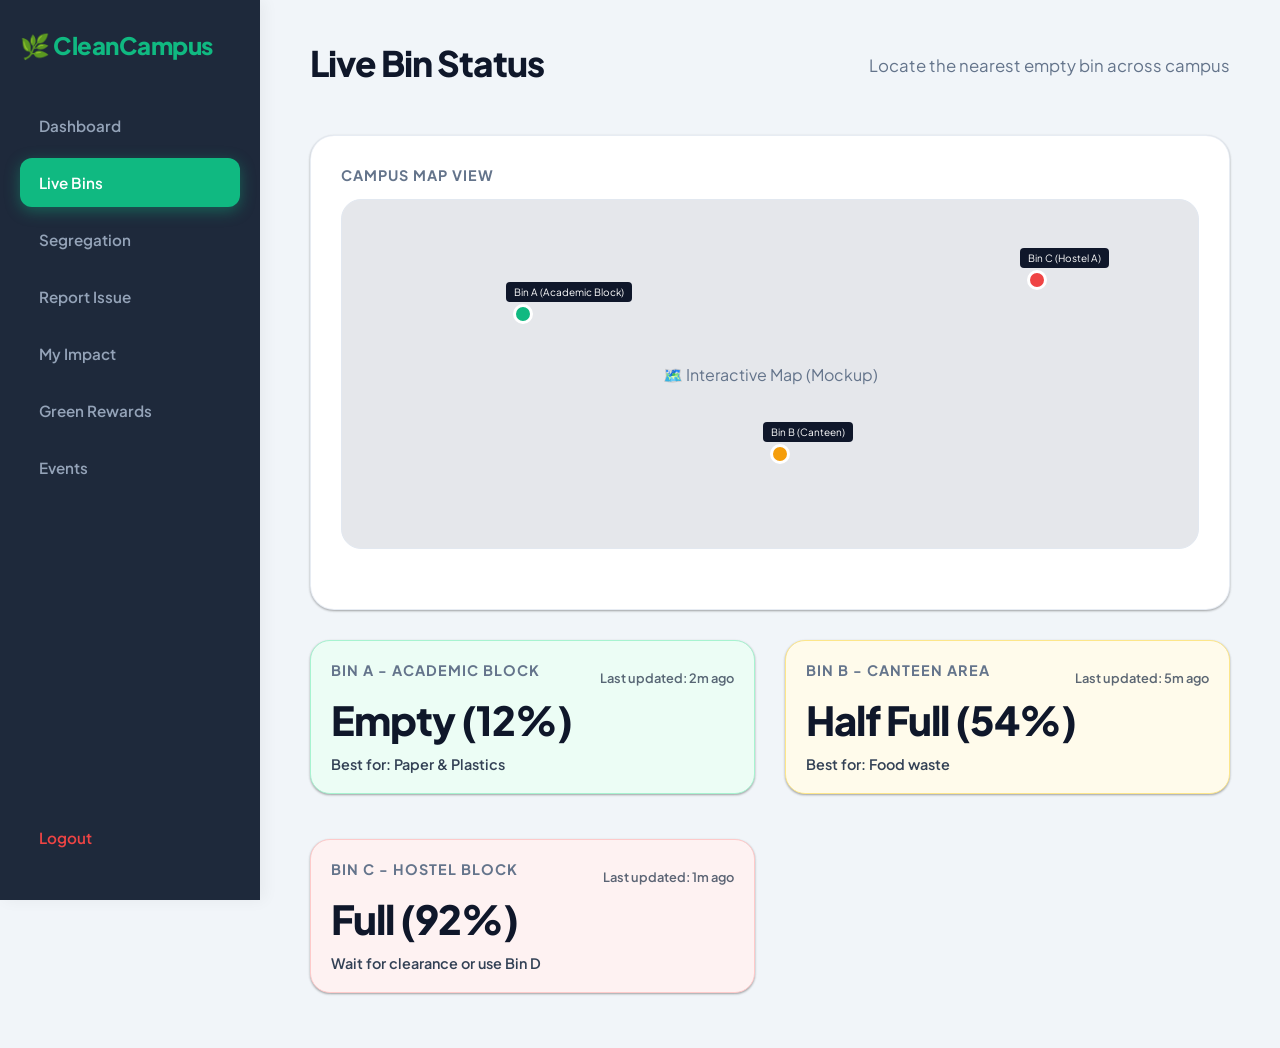
<file: bins.html>
<!DOCTYPE html>
<html lang="en">
<head>
    <title>Live Bins | CleanCampus</title>
    <link rel="stylesheet" href="style.css">
    <style>
        .map-placeholder {
            background: #e5e7eb;
            height: 350px;
            border-radius: 20px;
            display: flex;
            align-items: center;
            justify-content: center;
            margin-bottom: 30px;
            position: relative;
            overflow: hidden;
            border: 1px solid var(--border);
        }
        .map-marker {
            position: absolute;
            width: 20px;
            height: 20px;
            background: var(--primary);
            border: 3px solid white;
            border-radius: 50%;
            cursor: pointer;
        }
        .marker-label {
            position: absolute;
            background: var(--dark);
            color: white;
            padding: 4px 8px;
            border-radius: 4px;
            font-size: 10px;
            top: -25px;
            left: -10px;
            white-space: nowrap;
        }
    </style>
</head>
<body>

<nav id="sidebar"></nav>

<main>
    <header>
        <h1>Live Bin Status</h1>
        <p>Locate the nearest empty bin across campus</p>
    </header>

    <div class="card" style="margin-bottom: 30px;">
        <h3>Campus Map View</h3>
        <div class="map-placeholder">
            <span style="color: var(--text-muted);">🗺️ Interactive Map (Mockup)</span>
            
            <div class="map-marker" style="top: 30%; left: 20%;">
                <span class="marker-label">Bin A (Academic Block)</span>
            </div>
            <div class="map-marker" style="top: 70%; left: 50%; background: #f59e0b;">
                <span class="marker-label">Bin B (Canteen)</span>
            </div>
            <div class="map-marker" style="top: 20%; left: 80%; background: #ef4444;">
                <span class="marker-label">Bin C (Hostel A)</span>
            </div>
        </div>
    </div>

    <div class="grid">
        <div class="card status green">
            <div style="display: flex; justify-content: space-between; align-items: center;">
                <h3>Bin A - Academic Block</h3>
                <span style="font-size: 0.8rem; opacity: 0.8;">Last updated: 2m ago</span>
            </div>
            <big>Empty (12%)</big>
            <p style="margin-top: 10px; font-size: 0.9rem;">Best for: Paper & Plastics</p>
        </div>

        <div class="card status yellow">
            <div style="display: flex; justify-content: space-between; align-items: center;">
                <h3>Bin B - Canteen Area</h3>
                <span style="font-size: 0.8rem; opacity: 0.8;">Last updated: 5m ago</span>
            </div>
            <big>Half Full (54%)</big>
            <p style="margin-top: 10px; font-size: 0.9rem;">Best for: Food waste</p>
        </div>

        <div class="card status red">
            <div style="display: flex; justify-content: space-between; align-items: center;">
                <h3>Bin C - Hostel Block</h3>
                <span style="font-size: 0.8rem; opacity: 0.8;">Last updated: 1m ago</span>
            </div>
            <big>Full (92%)</big>
            <p style="margin-top: 10px; font-size: 0.9rem;">Wait for clearance or use Bin D</p>
        </div>
    </div>
</main>

<script src="app.js"></script>
</body>
</html>
</file>
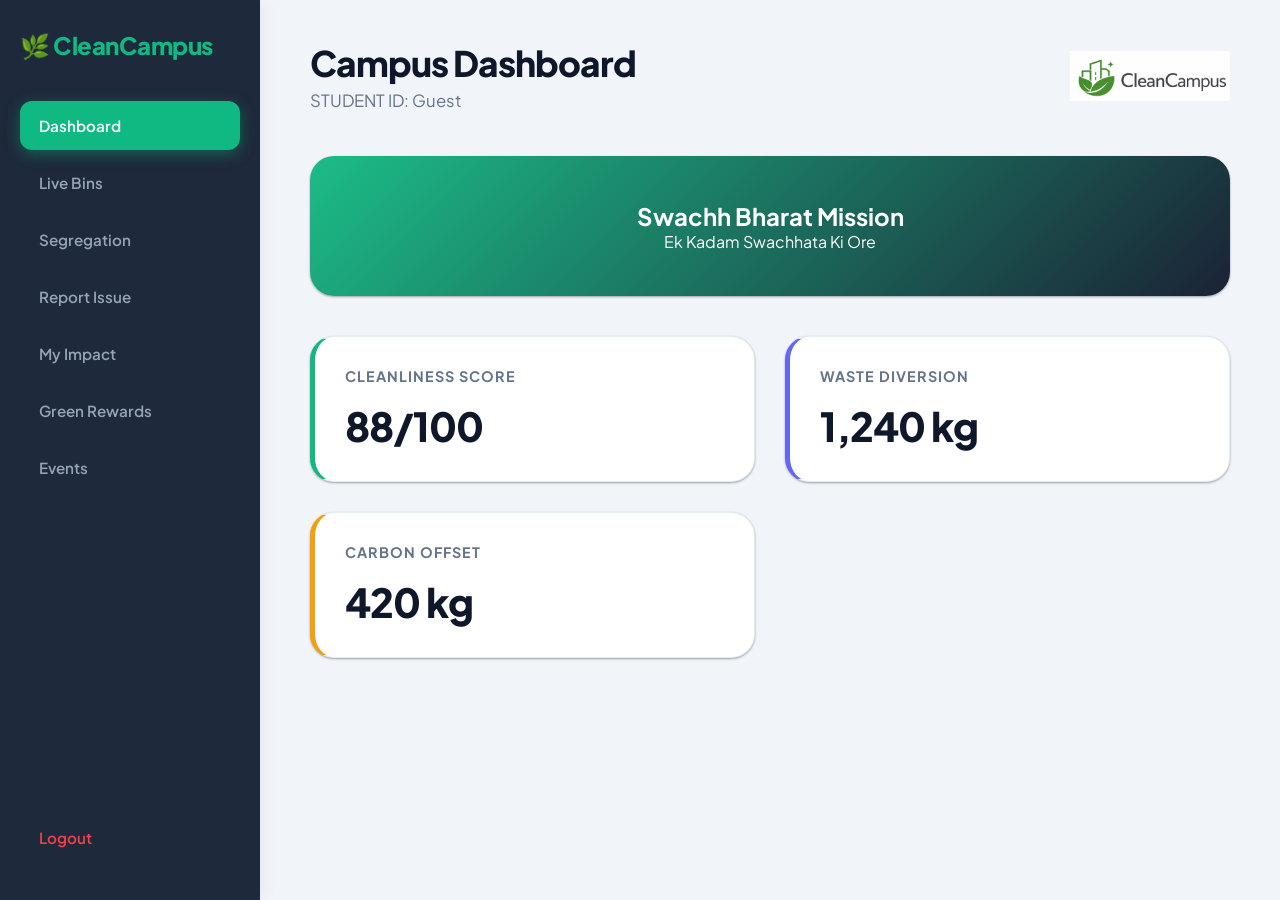
<file: dashboard.html>
<!DOCTYPE html>
<html lang="en">
<head>
    <meta charset="UTF-8">
    <title>Dashboard | CleanCampus</title>
    <link rel="stylesheet" href="style.css">
</head>
<body>

<nav id="sidebar"></nav>

<main>
    <header>
        <div>
            <h1 id="greet">Campus Dashboard</h1>
            <p id="user-display">Loading...</p>
        </div>
        <img src="logo.PNG" height="50">
    </header>

    <div class="gov-banner">
        <div>
            <h2 style="margin:0;">Swachh Bharat Mission</h2>
            <p>Ek Kadam Swachhata Ki Ore</p>
        </div>
    </div>

    <div class="grid">
        <div class="card" style="border-left: 5px solid var(--primary);">
            <h3>Cleanliness Score</h3>
            <big>88/100</big>
        </div>
        <div class="card" style="border-left: 5px solid var(--secondary);">
            <h3>Waste Diversion</h3>
            <big>1,240 kg</big>
        </div>
        <div class="card" style="border-left: 5px solid #f59e0b;">
            <h3>Carbon Offset</h3>
            <big>420 kg</big>
        </div>
    </div>
</main>

<script src="app.js"></script>
</body>
</html>
</file>
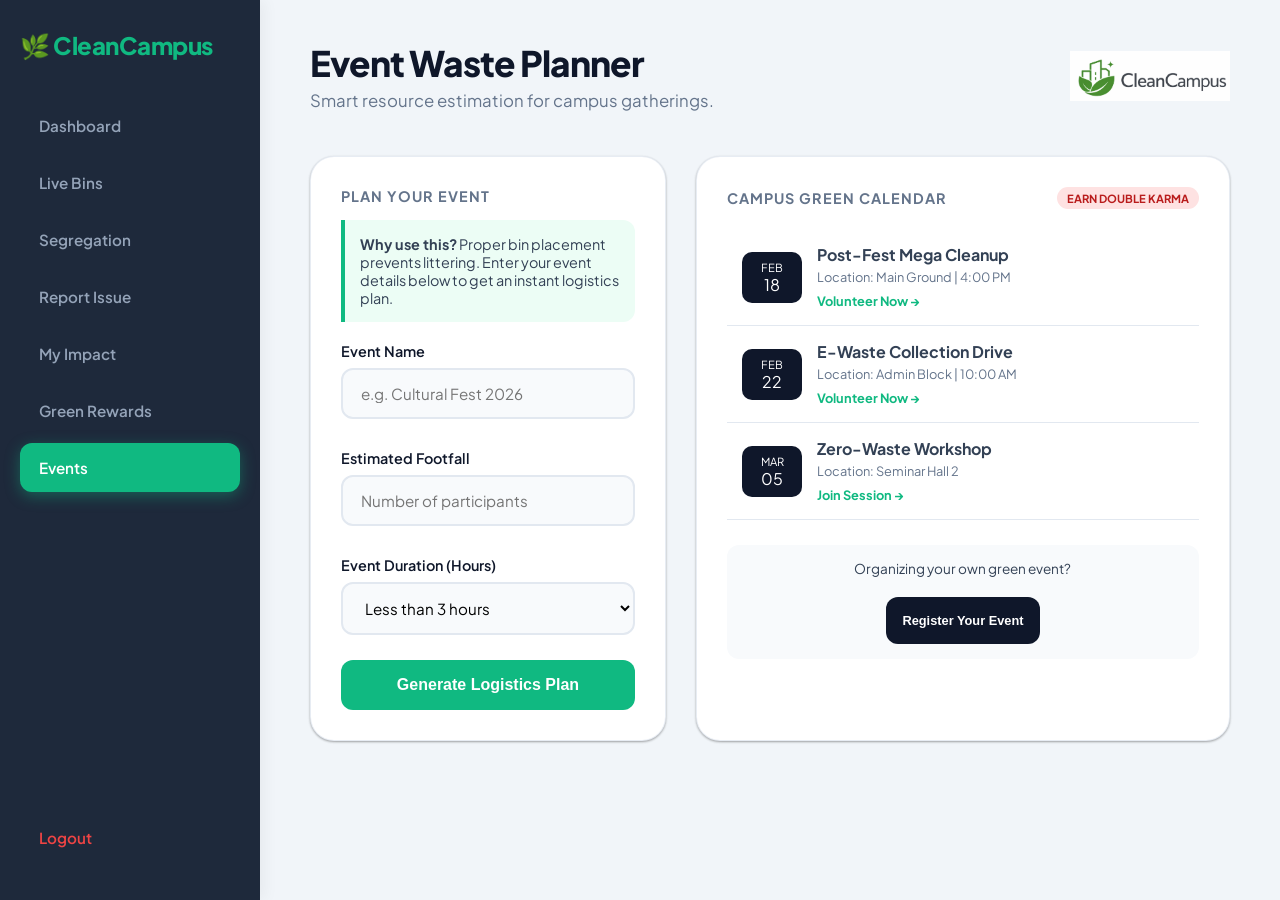
<file: event.html>
<!DOCTYPE html>
<html lang="en">
<head>
    <meta charset="UTF-8">
    <title>Event Planner | CleanCampus</title>
    <link rel="stylesheet" href="style.css">
    <style>
        .planner-layout {
            display: grid;
            grid-template-columns: 1.2fr 1.8fr;
            gap: 30px;
        }
        .info-card {
            background: var(--primary-soft);
            border-left: 4px solid var(--primary);
            padding: 15px;
            border-radius: 0 12px 12px 0;
            margin-bottom: 20px;
            font-size: 0.9rem;
        }
        .result-box {
            background: #f8fafc;
            border: 1px solid var(--border);
            border-radius: 15px;
            padding: 20px;
            margin-top: 20px;
            display: none;
            animation: fadeIn 0.5s ease;
        }
        @keyframes fadeIn { from { opacity: 0; transform: translateY(10px); } to { opacity: 1; transform: translateY(0); } }
        
        .calendar-item {
            display: flex;
            align-items: center;
            gap: 15px;
            padding: 15px;
            border-bottom: 1px solid var(--border);
        }
        .date-badge {
            background: var(--dark);
            color: white;
            padding: 8px;
            border-radius: 10px;
            text-align: center;
            min-width: 60px;
        }
        .date-badge small { display: block; font-size: 0.7rem; text-transform: uppercase; }
    </style>
</head>
<body>

<nav id="sidebar"></nav>

<main>
    <header>
        <div>
            <h1>Event Waste Planner</h1>
            <p>Smart resource estimation for campus gatherings.</p>
        </div>
        <img src="logo.PNG" height="50">
    </header>

    <div class="planner-layout">
        <div>
            <div class="card">
                <h3>Plan Your Event</h3>
                <div class="info-card">
                    <strong>Why use this?</strong> Proper bin placement prevents littering. Enter your event details below to get an instant logistics plan.
                </div>
                
                <form id="calcForm" style="margin:0; padding:0; border:none; box-shadow:none;">
                    <label>Event Name</label>
                    <input type="text" id="evName" placeholder="e.g. Cultural Fest 2026" required>
                    
                    <label>Estimated Footfall</label>
                    <input type="number" id="evCount" placeholder="Number of participants" required>
                    
                    <label>Event Duration (Hours)</label>
                    <select id="evTime">
                        <option value="2">Less than 3 hours</option>
                        <option value="5">3 to 6 hours</option>
                        <option value="10">Full Day</option>
                    </select>

                    <button type="submit">Generate Logistics Plan</button>
                </form>

                <div id="calcResults" class="result-box">
                    <h4 id="resTitle" style="margin-top:0; color:var(--primary);"></h4>
                    <ul style="padding-left:20px; font-size:0.9rem; line-height:1.6;">
                        <li><b>Blue Bins (Dry):</b> <span id="resBlue"></span> units</li>
                        <li><b>Green Bins (Wet):</b> <span id="resGreen"></span> units</li>
                        <li><b>Sanitation Staff:</b> <span id="resStaff"></span> members</li>
                        <li><b>Clearing Frequency:</b> Every <span id="resFreq"></span> hours</li>
                    </ul>
                    <button style="background:var(--secondary); font-size:0.8rem; padding:8px;" onclick="window.print()">Download PDF Plan</button>
                </div>
            </div>
        </div>

        <div class="card">
            <div style="display: flex; justify-content: space-between; align-items: center; margin-bottom: 20px;">
                <h3 style="margin:0;">Campus Green Calendar</h3>
                <span style="background: #fee2e2; color: #b91c1c; padding: 4px 10px; border-radius: 20px; font-size: 0.7rem; font-weight: 700;">EARN DOUBLE KARMA</span>
            </div>
            
            <div class="calendar-item">
                <div class="date-badge"><small>FEB</small> 18</div>
                <div>
                    <strong>Post-Fest Mega Cleanup</strong>
                    <p style="font-size:0.8rem; color:var(--text-muted); margin:4px 0;">Location: Main Ground | 4:00 PM</p>
                    <a href="#" style="color:var(--primary); font-size:0.8rem; font-weight:700; text-decoration:none;">Volunteer Now →</a>
                </div>
            </div>

            <div class="calendar-item">
                <div class="date-badge"><small>FEB</small> 22</div>
                <div>
                    <strong>E-Waste Collection Drive</strong>
                    <p style="font-size:0.8rem; color:var(--text-muted); margin:4px 0;">Location: Admin Block | 10:00 AM</p>
                    <a href="#" style="color:var(--primary); font-size:0.8rem; font-weight:700; text-decoration:none;">Volunteer Now →</a>
                </div>
            </div>

            <div class="calendar-item">
                <div class="date-badge"><small>MAR</small> 05</div>
                <div>
                    <strong>Zero-Waste Workshop</strong>
                    <p style="font-size:0.8rem; color:var(--text-muted); margin:4px 0;">Location: Seminar Hall 2</p>
                    <a href="#" style="color:var(--primary); font-size:0.8rem; font-weight:700; text-decoration:none;">Join Session →</a>
                </div>
            </div>

            <div style="margin-top:25px; padding:15px; background:#f8fafc; border-radius:12px; text-align:center;">
                <p style="font-size:0.85rem; margin-bottom:10px;">Organizing your own green event?</p>
                <button style="background:var(--dark); font-size:0.8rem; width:auto;">Register Your Event</button>
            </div>
        </div>
    </div>
</main>

<script src="app.js"></script>
<script>
    document.getElementById('calcForm').onsubmit = (e) => {
        e.preventDefault();
        const name = document.getElementById('evName').value;
        const count = parseInt(document.getElementById('evCount').value);
        const hours = parseInt(document.getElementById('evTime').value);
        
        // Logical calculation simulation
        const totalSets = Math.ceil(count / 75); // 1 set per 75 people
        const staff = Math.max(2, Math.ceil(count / 200));
        const freq = hours > 5 ? 2 : 4;

        document.getElementById('calcResults').style.display = 'block';
        document.getElementById('resTitle').innerText = "Plan for " + name;
        document.getElementById('resBlue').innerText = totalSets;
        document.getElementById('resGreen').innerText = totalSets;
        document.getElementById('resStaff').innerText = staff;
        document.getElementById('resFreq').innerText = freq;
    };
</script>
</body>
</html>
</file>
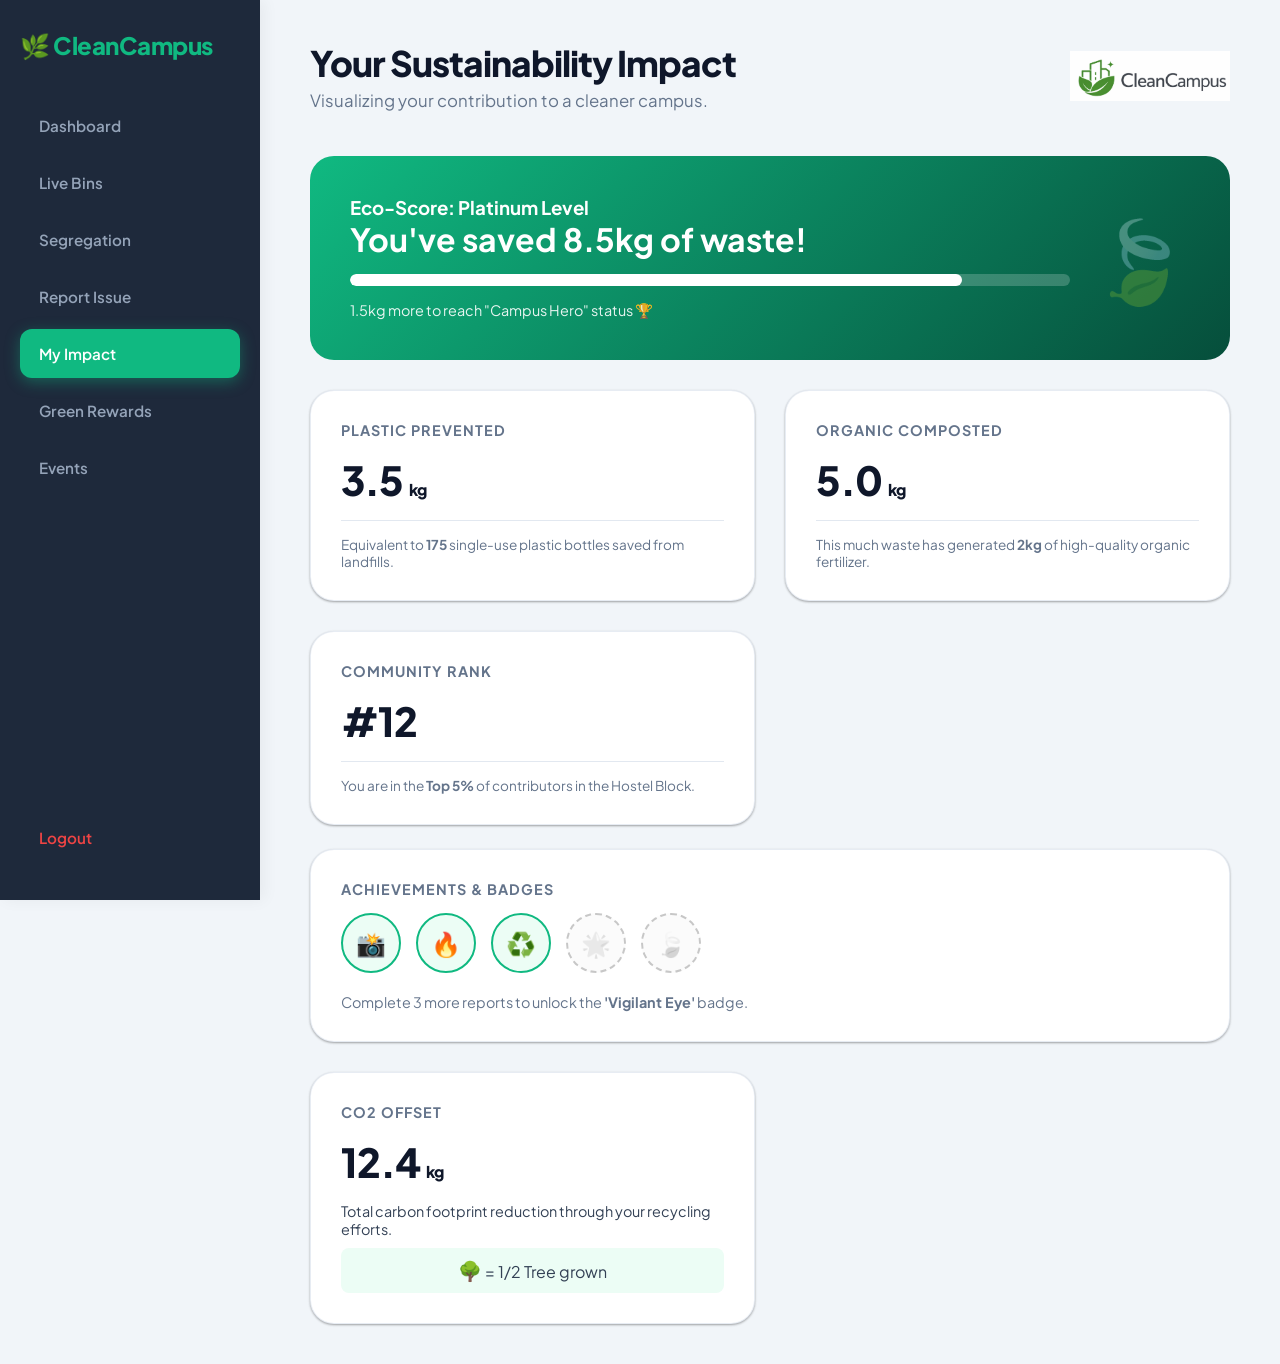
<file: impact.html>
<!DOCTYPE html>
<html lang="en">
<head>
    <meta charset="UTF-8">
    <title>My Impact | CleanCampus</title>
    <link rel="stylesheet" href="style.css">
    <style>
        /* Specific styles for Impact Page */
        .impact-hero {
            background: linear-gradient(135deg, #10b981 0%, #064e3b 100%);
            color: white;
            padding: 40px;
            border-radius: 24px;
            margin-bottom: 30px;
            display: flex;
            align-items: center;
            justify-content: space-between;
        }
        .impact-hero h2 { margin: 0; font-size: 2rem; }
        .progress-container {
            background: rgba(255,255,255,0.2);
            height: 12px;
            border-radius: 10px;
            margin: 15px 0;
            overflow: hidden;
        }
        .progress-bar {
            background: white;
            height: 100%;
            border-radius: 10px;
        }
        .equivalent-card {
            text-align: center;
            padding: 20px;
        }
        .equivalent-card i {
            font-size: 2.5rem;
            margin-bottom: 15px;
            display: block;
        }
        .badge-grid {
            display: flex;
            gap: 15px;
            margin-top: 15px;
        }
        .badge-icon {
            width: 60px;
            height: 60px;
            background: var(--primary-soft);
            border-radius: 50%;
            display: flex;
            align-items: center;
            justify-content: center;
            font-size: 1.5rem;
            border: 2px solid var(--primary);
        }
        .locked {
            filter: grayscale(1);
            opacity: 0.5;
            border-style: dashed;
        }
    </style>
</head>
<body>

<nav id="sidebar"></nav>

<main>
    <header>
        <div>
            <h1>Your Sustainability Impact</h1>
            <p>Visualizing your contribution to a cleaner campus.</p>
        </div>
        <img src="logo.PNG" height="50">
    </header>

    <div class="impact-hero">
        <div style="flex: 1;">
            <h3>Eco-Score: Platinum Level</h3>
            <h2>You've saved 8.5kg of waste!</h2>
            <div class="progress-container">
                <div class="progress-bar" style="width: 85%;"></div>
            </div>
            <p style="font-size: 0.9rem; opacity: 0.9;">1.5kg more to reach "Campus Hero" status 🏆</p>
        </div>
        <div style="font-size: 5rem; opacity: 0.3; padding-left: 20px;">🍃</div>
    </div>

    <div class="grid">
        <div class="card">
            <h3>Plastic Prevented</h3>
            <big>3.5 <small style="font-size: 1rem;">kg</small></big>
            <hr style="margin: 15px 0; border: 0; border-top: 1px solid var(--border);">
            <p style="font-size: 0.85rem; color: var(--text-muted);">
                Equivalent to <b>175</b> single-use plastic bottles saved from landfills.
            </p>
        </div>
        <div class="card">
            <h3>Organic Composted</h3>
            <big>5.0 <small style="font-size: 1rem;">kg</small></big>
            <hr style="margin: 15px 0; border: 0; border-top: 1px solid var(--border);">
            <p style="font-size: 0.85rem; color: var(--text-muted);">
                This much waste has generated <b>2kg</b> of high-quality organic fertilizer.
            </p>
        </div>
        <div class="card">
            <h3>Community Rank</h3>
            <big>#12</big>
            <hr style="margin: 15px 0; border: 0; border-top: 1px solid var(--border);">
            <p style="font-size: 0.85rem; color: var(--text-muted);">
                You are in the <b>Top 5%</b> of contributors in the Hostel Block.
            </p>
        </div>
    </div>

    <div class="grid" style="margin-top: 24px;">
        <div class="card" style="grid-column: span 2;">
            <h3>Achievements & Badges</h3>
            <div class="badge-grid">
                <div class="badge-icon" title="First Report">📸</div>
                <div class="badge-icon" title="Weekly Streak">🔥</div>
                <div class="badge-icon" title="Plastic Warrior">♻️</div>
                <div class="badge-icon locked" title="100kg Milestone">🌟</div>
                <div class="badge-icon locked" title="Zero Waste Week">🍃</div>
            </div>
            <p style="margin-top: 20px; font-size: 0.9rem; color: var(--text-muted);">
                Complete 3 more reports to unlock the <b>'Vigilant Eye'</b> badge.
            </p>
        </div>
        
        <div class="card">
            <h3>CO2 Offset</h3>
            <big>12.4 <small style="font-size: 1rem;">kg</small></big>
            <p style="margin-top: 15px; font-size: 0.9rem;">
                Total carbon footprint reduction through your recycling efforts.
            </p>
            <div style="background: var(--primary-soft); padding: 10px; border-radius: 8px; margin-top: 10px; text-align: center;">
                <span style="font-size: 1.2rem;">🌳</span> = 1/2 Tree grown
            </div>
        </div>
    </div>
</main>

<script src="app.js"></script>
</body>
</html>
</file>
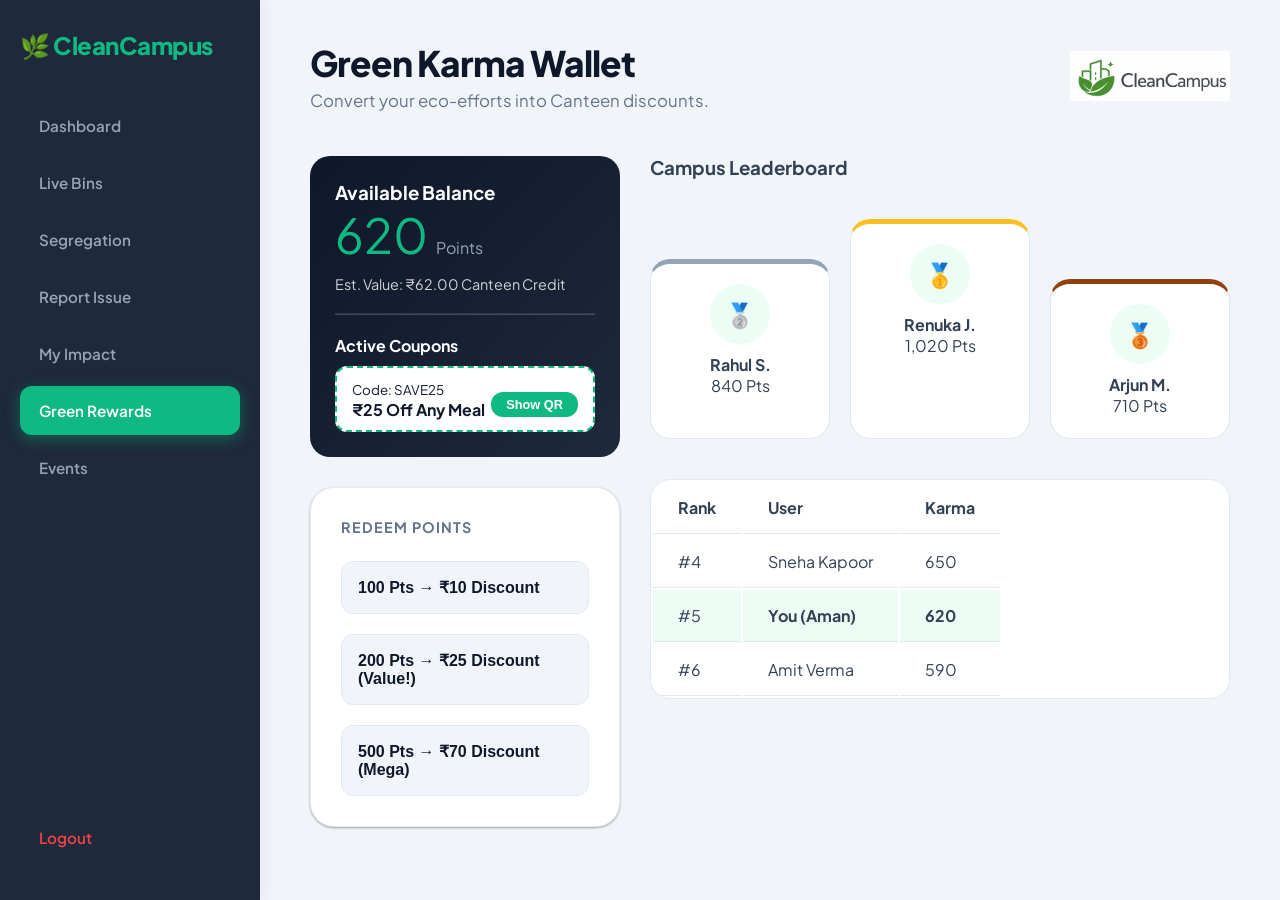
<file: karma.html>
<!DOCTYPE html>
<html lang="en">
<head>
    <meta charset="UTF-8">
    <title>Green Rewards | CleanCampus</title>
    <link rel="stylesheet" href="style.css">
    <style>
        .leaderboard-podium {
            display: flex; justify-content: center; align-items: flex-end;
            gap: 20px; margin: 40px 0; text-align: center;
        }
        .podium-item {
            background: white; border: 1px solid var(--border);
            border-radius: 20px; padding: 20px; width: 180px; box-shadow: var(--shadow);
        }
        .rank-1 { height: 220px; border-top: 5px solid #fbbf24; }
        .rank-2 { height: 180px; border-top: 5px solid #94a3b8; }
        .rank-3 { height: 160px; border-top: 5px solid #92400e; }
        
        .avatar {
            width: 60px; height: 60px; background: var(--primary-soft);
            border-radius: 50%; margin: 0 auto 10px;
            display: flex; align-items: center; justify-content: center; font-size: 1.5rem;
        }

        .leaderboard-table {
            width: 100%; background: white; border-radius: 20px;
            overflow: hidden; box-shadow: var(--shadow); border: 1px solid var(--border);
        }
        .leaderboard-table th, .leaderboard-table td { padding: 15px 25px; text-align: left; border-bottom: 1px solid var(--border); }

        /* Wallet Section */
        .wallet-card {
            background: linear-gradient(135deg, var(--dark) 0%, #1e293b 100%);
            color: white; border-radius: 20px; padding: 25px; margin-bottom: 30px;
        }
        .coupon {
            background: white; color: var(--dark); border-radius: 12px;
            padding: 10px 15px; display: flex; justify-content: space-between;
            align-items: center; margin-top: 10px; border: 2px dashed var(--primary);
        }
    </style>
</head>
<body>

<nav id="sidebar"></nav>

<main>
    <header>
        <div>
            <h1>Green Karma Wallet</h1>
            <p>Convert your eco-efforts into Canteen discounts.</p>
        </div>
        <img src="logo.PNG" height="50">
    </header>

    <div class="grid" style="grid-template-columns: 1.2fr 1.8fr; gap: 30px;">
        
        <div>
            <div class="wallet-card">
                <h3>Available Balance</h3>
                <big style="color: var(--primary); font-size: 3rem;">620 <small style="font-size: 1rem; color: #94a3b8;">Points</small></big>
                <p style="margin: 10px 0; font-size: 0.9rem; opacity: 0.8;">Est. Value: ₹62.00 Canteen Credit</p>
                
                <hr style="opacity: 0.2; margin: 20px 0;">
                
                <h4>Active Coupons</h4>
                <div class="coupon">
                    <div>
                        <small>Code: SAVE25</small>
                        <div style="font-weight: 700;">₹25 Off Any Meal</div>
                    </div>
                    <button style="width: auto; padding: 5px 15px; font-size: 0.8rem;">Show QR</button>
                </div>
            </div>

            <div class="card">
                <h3>Redeem Points</h3>
                <div style="margin-top: 15px;">
                    <button onclick="alert('Coupon SAV10 Generated!')" style="background: var(--bg); color: var(--dark); border: 1px solid var(--border); margin-bottom: 10px; text-align: left;">
                        <b>100 Pts</b> → ₹10 Discount
                    </button>
                    <button onclick="alert('Coupon SAV25 Generated!')" style="background: var(--bg); color: var(--dark); border: 1px solid var(--border); margin-bottom: 10px; text-align: left;">
                        <b>200 Pts</b> → ₹25 Discount (Value!)
                    </button>
                    <button onclick="alert('Coupon SAV70 Generated!')" style="background: var(--bg); color: var(--dark); border: 1px solid var(--border); text-align: left;">
                        <b>500 Pts</b> → ₹70 Discount (Mega)
                    </button>
                </div>
            </div>
        </div>

        <div>
            <h3>Campus Leaderboard</h3>
            <div class="leaderboard-podium">
                <div class="podium-item rank-2"><div class="avatar">🥈</div><strong>Rahul S.</strong><p>840 Pts</p></div>
                <div class="podium-item rank-1"><div class="avatar">🥇</div><strong>Renuka J.</strong><p>1,020 Pts</p></div>
                <div class="podium-item rank-3"><div class="avatar">🥉</div><strong>Arjun M.</strong><p>710 Pts</p></div>
            </div>

            <div class="leaderboard-table">
                <table>
                    <thead>
                        <tr><th>Rank</th><th>User</th><th>Karma</th></tr>
                    </thead>
                    <tbody>
                        <tr><td>#4</td><td>Sneha Kapoor</td><td>650</td></tr>
                        <tr style="background: var(--primary-soft);"><td>#5</td><td><b>You (Aman)</b></td><td><b>620</b></td></tr>
                        <tr><td>#6</td><td>Amit Verma</td><td>590</td></tr>
                    </tbody>
                </table>
            </div>
        </div>
    </div>
</main>

<script src="app.js"></script>
</body>
</html>
</file>
<file: style.css>
@import url('https://fonts.googleapis.com/css2?family=Plus+Jakarta+Sans:wght@300;400;500;600;700&display=swap');

:root {
  --primary: #10b981;
  --primary-dark: #059669;
  --primary-soft: #ecfdf5;
  --secondary: #6366f1;
  --dark: #0f172a;
  --dark-sidebar: #1e293b;
  --bg: #f1f5f9;
  --card: #ffffff;
  --text-main: #334155;
  --text-muted: #64748b;
  --border: #e2e8f0;
  --shadow-sm: 0 1px 3px rgba(0,0,0,0.12), 0 1px 2px rgba(0,0,0,0.24);
  --shadow-lg: 0 14px 28px rgba(0,0,0,0.05), 0 10px 10px rgba(0,0,0,0.05);
  --sidebar-width: 260px;
}

* { 
    box-sizing: border-box; 
    transition: all 0.3s cubic-bezier(0.25, 0.8, 0.25, 1); 
    margin: 0; 
    padding: 0; 
}

body {
  font-family: 'Plus Jakarta Sans', sans-serif;
  background: var(--bg);
  color: var(--text-main);
  display: flex;
  min-height: 100vh;
}

/* Sidebar Navigation */
nav {
  width: var(--sidebar-width);
  background: var(--dark-sidebar);
  color: white;
  display: flex;
  flex-direction: column;
  padding: 30px 20px;
  position: fixed;
  height: 100vh;
  z-index: 100;
  overflow-y: auto;
  box-shadow: 4px 0 15px rgba(0,0,0,0.05);
}

nav .logo {
  font-weight: 800;
  font-size: 1.5rem;
  margin-bottom: 40px;
  color: var(--primary);
  letter-spacing: -0.5px;
  display: flex;
  align-items: center;
  gap: 10px;
}

nav a {
  text-decoration: none;
  color: #94a3b8;
  padding: 14px 18px;
  border-radius: 12px;
  margin-bottom: 8px;
  font-weight: 600;
  display: block;
  font-size: 0.95rem;
  border: 1px solid transparent;
}

nav a:hover {
  background: rgba(255,255,255,0.05);
  color: white;
  transform: translateX(5px);
}

nav a.active { 
    background: var(--primary); 
    color: white;
    box-shadow: 0 4px 15px rgba(16, 185, 129, 0.4);
}

/* Main Content Area */
main { 
    flex: 1; 
    margin-left: var(--sidebar-width); 
    padding: 40px 50px; 
    max-width: 1400px;
}

header { 
    margin-bottom: 45px; 
    display: flex; 
    justify-content: space-between; 
    align-items: center;
}

header h1 { 
    font-size: 2.2rem; 
    font-weight: 800; 
    color: var(--dark); 
    letter-spacing: -1px;
    margin-bottom: 5px;
}

header p {
    color: var(--text-muted);
    font-size: 1.05rem;
}

/* Dashboard Elements */
.gov-banner {
    background: linear-gradient(135deg, rgba(16, 185, 129, 0.95), rgba(15, 23, 42, 0.95)), url('https://upload.wikimedia.org/wikipedia/en/thumb/e/e4/Swachh_Bharat_Abhiyan_logo.svg/1200px-Swachh_Bharat_Abhiyan_logo.svg.png');
    background-size: cover; 
    background-position: center;
    height: 140px; 
    border-radius: 24px; 
    margin-bottom: 40px;
    display: flex; 
    align-items: center; 
    justify-content: center; 
    color: white; 
    text-align: center;
    box-shadow: var(--shadow-sm);
}

.grid { 
    display: grid; 
    grid-template-columns: repeat(auto-fit, minmax(300px, 1fr)); 
    gap: 30px; 
}

.card {
  background: var(--card);
  border-radius: 24px;
  padding: 30px;
  border: 1px solid rgba(226, 232, 240, 0.8);
  box-shadow: var(--shadow-sm);
  position: relative;
  overflow: hidden;
}

.card:hover {
    transform: translateY(-5px);
    box-shadow: var(--shadow-lg);
}

.card h3 { 
    font-size: 0.9rem; 
    text-transform: uppercase; 
    letter-spacing: 1px;
    color: var(--text-muted); 
    margin: 0 0 15px 0; 
    font-weight: 700;
}

.card big { 
    font-size: 2.5rem; 
    font-weight: 800; 
    display: block; 
    color: var(--dark); 
    letter-spacing: -1px;
}

/* Forms & Inputs */
form { 
    background: white; 
    padding: 35px; 
    border-radius: 24px; 
    border: 1px solid var(--border); 
    max-width: 550px; 
    margin: 0 auto;
    box-shadow: var(--shadow-sm);
}

label {
    font-size: 0.9rem;
    font-weight: 600;
    color: var(--dark);
    display: block;
    margin-top: 15px;
}

input, select, textarea {
  width: 100%; 
  padding: 14px 18px; 
  margin: 8px 0 15px 0;
  border-radius: 12px; 
  border: 2px solid var(--border);
  font-family: inherit;
  font-size: 0.95rem;
  outline: none;
  background: #f8fafc;
}

input:focus, select:focus, textarea:focus {
    border-color: var(--primary);
    background: white;
    box-shadow: 0 0 0 4px var(--primary-soft);
}

button {
  background: var(--primary); 
  color: white; 
  padding: 16px;
  border-radius: 12px; 
  border: none; 
  font-weight: 700; 
  font-size: 1rem;
  cursor: pointer; 
  width: 100%;
  margin-top: 10px;
}

button:hover {
    background: var(--primary-dark);
    transform: translateY(-2px);
    box-shadow: 0 6px 15px rgba(16, 185, 129, 0.3);
}

/* Status Badges */
.status { 
    padding: 20px; 
    border-radius: 20px; 
    font-weight: 600; 
    margin-bottom: 15px; 
}
.green { background: #ecfdf5; border: 1px solid #a7f3d0; }
.yellow { background: #fffbeb; border: 1px solid #fde68a; }
.red { background: #fef2f2; border: 1px solid #fecaca; }

/* Login Page specific styling */
body.login-page {
    justify-content: center;
    align-items: center;
    background: linear-gradient(135deg, var(--dark) 0%, #1e293b 100%);
}

body.login-page nav { display: none; }

body.login-page main { 
    margin-left: 0; 
    padding: 20px;
    width: 100%;
    display: flex;
    justify-content: center;
}

body.login-page form {
    width: 100%;
    max-width: 400px;
    padding: 40px;
}

@media (max-width: 768px) {
  body { flex-direction: column; }
  nav { width: 100%; height: auto; position: relative; padding: 20px; }
  main { margin-left: 0; padding: 20px; }
  .grid { grid-template-columns: 1fr; }
}
</file>
